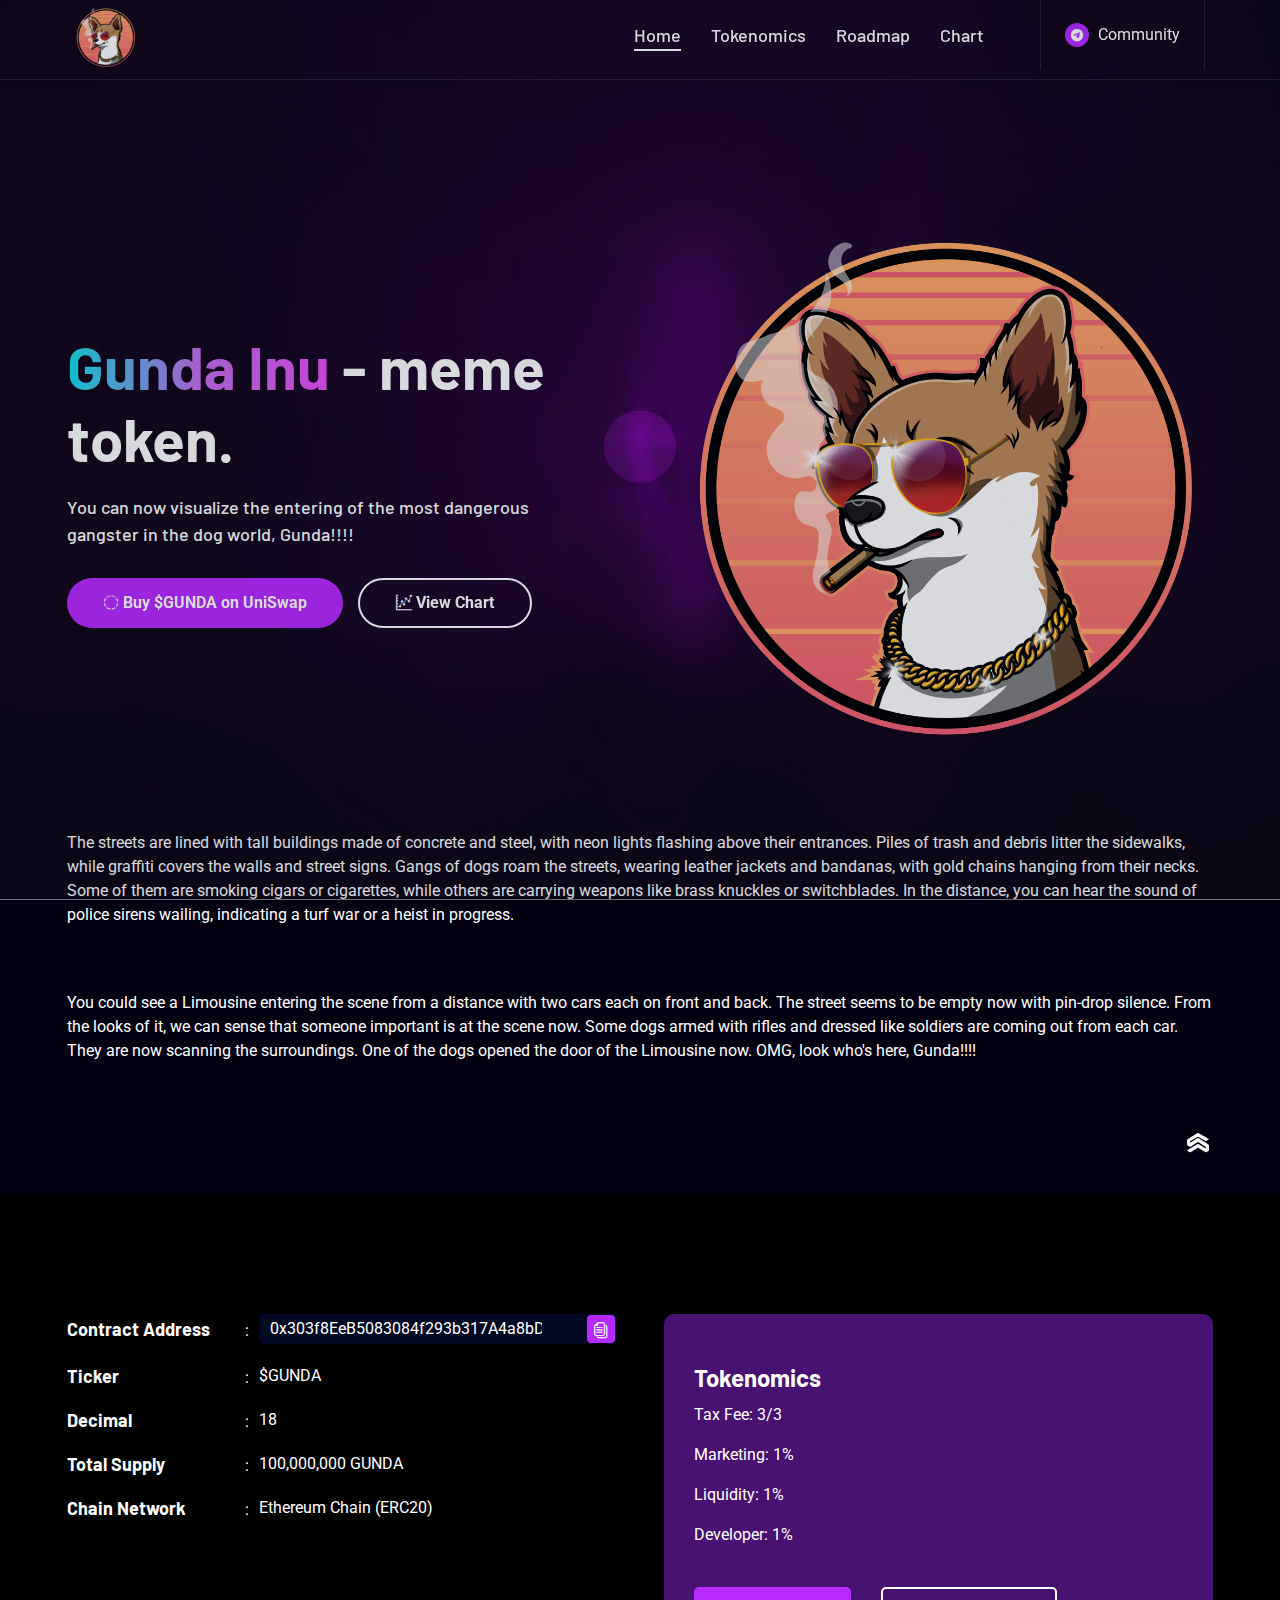
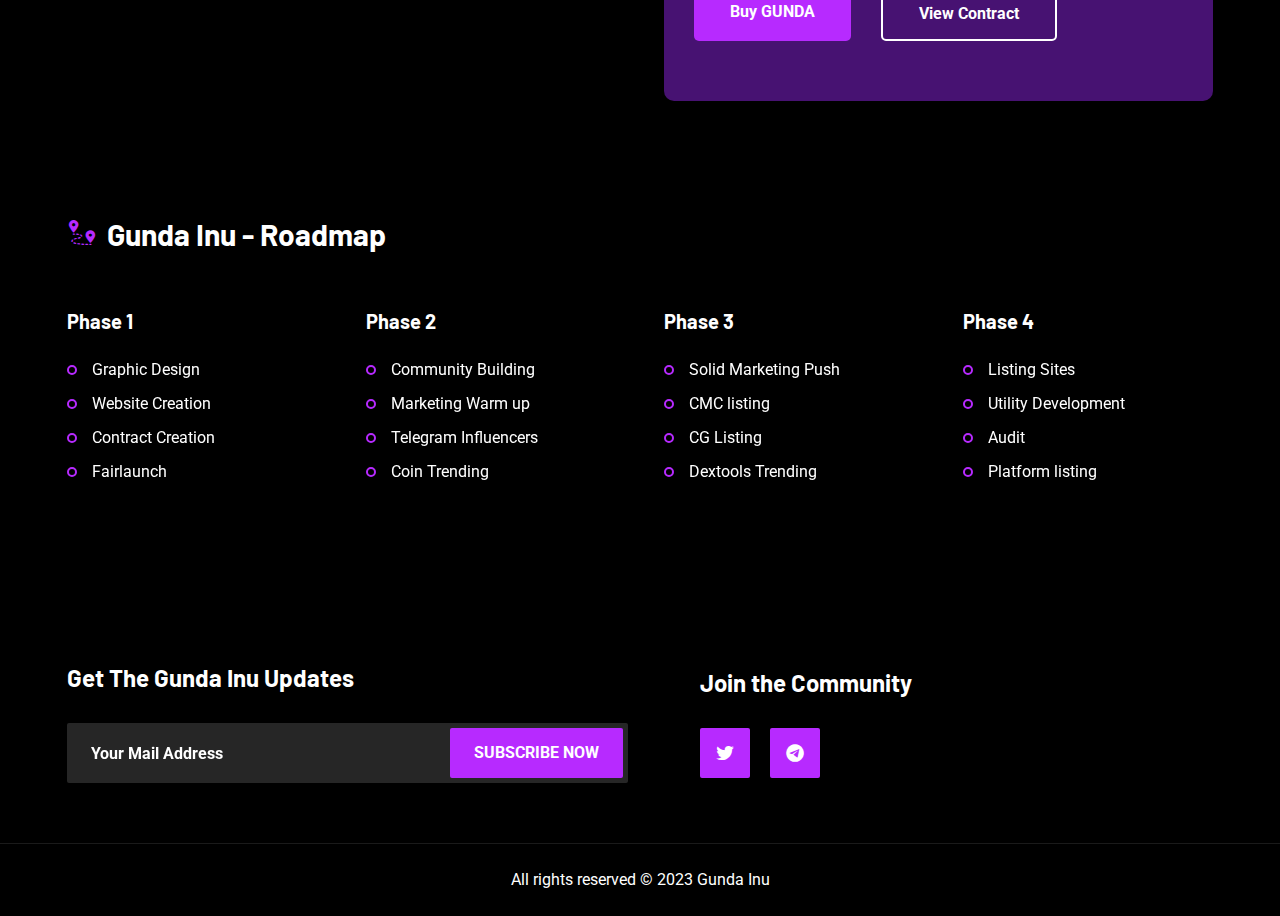
<file: index.html>
<!DOCTYPE html>
<html lang="en" class="no-js">
  <head>
    <meta charset="utf-8">
    <meta name="author" content="Gunda Inu Dev Team">
    <meta name="description" content="Gunda Inu">
    <meta name="viewport" content="width=device-width, initial-scale=1">
    <!-- site favicon -->
    <link rel="icon" type="image/png" href="assets/images/logo_large.png">
    <!-- ====== All css file ========= -->
    <link rel="stylesheet" href="assets/css/bootstrap.min.css">
    <link rel="stylesheet" href="assets/css/icofont.min.css">
    <link rel="stylesheet" href="assets/css/lightcase.css">
    <link rel="stylesheet" href="assets/css/animate.css">
    <link rel="stylesheet" href="assets/css/swiper-bundle.min.css">
    <link rel="stylesheet" href="assets/css/style.min.css">
    <!-- site title -->
    <title>Gunda Inu - meme token</title>
  </head>
  <body class="home-3">
    <!-- preloader start here -->
    <div class="preloader">
      <div class="preloader-inner">
        <div class="preloader-icon">
          <span></span>
          <span></span>
        </div>
      </div>
    </div>
    <!-- preloader ending here -->
    <!-- ===============// header section start here \\================= -->
    <header class="header">
      <div class="container-fluid">
        <div class="header__content">
          <div class="header__logo">
            <a href="index.html">
              <img width="60" src="assets/images/logo.png" alt="logo">
            </a>
          </div>
          <div class="header__menu ms-auto">
            <ul class="header__nav mb-0">
              <li class="header__nav-item">
                <a class="header__nav-link active home-3" href="index.html#home">Home</a>
              </li>
              <li class="header__nav-item">
                <a href="index.html#tokenomics" class="header__nav-link">Tokenomics</a>
              </li>
              <li class="header__nav-item">
                <a href="index.html#roadmap" class="header__nav-link">Roadmap</a>
              </li>
              <li class="header__nav-item">
                <a href="https://www.dextools.io/app/en/ether/pair-explorer/0x54558e63240b7ded21bad656cd2e6eac2b353843" class="header__nav-link">Chart</a>
              </li>
            </ul>
          </div>
          <div class="header__actions">
            <div class="header__action header__action--profile">
              <div class="dropdown">
                <a class="dropdown-toggle" href="https://t.me/GUNDAPORTAL">
                  <span data-blast="bgColor">
                    <i class="icofont-telegram"></i>
                  </span>
                  <span class="d-none d-md-inline"> Community</span>
                </a>
              </div>
            </div>
          </div>
          <button class="menu-trigger header__btn" id="menu05">
            <span></span>
            <span></span>
            <span></span>
          </button>
        </div>
      </div>
    </header>
    <!-- ===============//header section end here \\================= -->
    <!-- ===============//banner section start here \\================= -->
    <section class="banner-section" style="background-image: url(assets/images/bg-3.svg); background-repeat:no-repeat; background-attachment: fixed;" id="home">
      <div class="container">
        <div class="banner-wrapper">
          <div class="row align-items-center g-5">
            <div class="col-lg-6">
              <div class="banner-content">
                <h1>
                  <span class="theme-color"> Gunda Inu</span> - meme token.
                </h1>
                <p> You can now visualize the entering of the most dangerous gangster in the dog world, Gunda!!!! </p>
                <div class="banner-btns d-flex flex-wrap">
                  <a data-blast="bgColor" href="https://app.uniswap.org/#/tokens/ethereum/0x303f8eeb5083084f293b317a4a8bd7993a13dfe8" class="default-btn move-top">
                    <i class="icofont-spinner-alt-4"></i>
                    <span>Buy $GUNDA on UniSwap</span>
                  </a>
                  <a href="https://www.dextools.io/app/en/ether/pair-explorer/0x54558e63240b7ded21bad656cd2e6eac2b353843" class="default-btn move-right">
                    <i class="icofont-chart-line"></i>
                    <span> View Chart </span>
                  </a>
                </div>
              </div>
            </div>
            <div class="col-lg-6">
              <div class="nft-slider-wrapper">
                <div class="banner-item-slider">
                  <div class="swiper-wrapper">
                    <div class="swiper-slide">
                      <div class="nft-item home-3">
                        <div class="nft-inner">
                          <!-- nft top part -->
                          <div class="nft-item-top d-flex justify-content-between align-items-center"></div>
                          <!-- nft-bottom part -->
                          <div class="nft-item-bottom">
                            <div class="nft-thumb">
                              <img loading="lazy" src="assets/images/logo_large.png" alt="nft-img">
                              </ul> 
                            </div>
                          </div>
                        </div>
                      </div>
                    </div>
                    <div class="swiper-slide">
                      <div class="nft-item home-3">
                        <div class="nft-inner">
                          <!-- nft top part -->
                          <!-- nft-bottom part -->
                          <div class="nft-item-bottom">
                            <div class="nft-thumb">
                              <img loading="lazy" src="assets/images/logo_large.png" alt="nft-img">
                            </div>
                          </div>
                        </div>
                      </div>
                    </div>
                    <div class="swiper-slide">
                      <div class="nft-item home-3">
                        <div class="nft-inner">
                          <!-- nft top part -->
                          <div class="nft-item-top d-flex justify-content-between align-items-center"></div>
                          <!-- nft-bottom part -->
                          <div class="nft-item-bottom">
                            <div class="nft-thumb">
                              <img loading="lazy" src="assets/images/logo_large.png" alt="nft-img">
                            </div>
                          </div>
                        </div>
                      </div>
                    </div>
                    <div class="swiper-slide">
                      <div class="nft-item home-3">
                        <div class="nft-inner">
                          <!-- nft top part -->
                          <div class="nft-item-top d-flex justify-content-between align-items-center">
                            <div class="more-part"></div>
                          </div>
                          <!-- nft-bottom part -->
                          <div class="nft-item-bottom">
                            <div class="nft-thumb">
                              <img loading="lazy" src="assets/images/logo_large.png" alt="nft-img">
                            </div>
                          </div>
                        </div>
                      </div>
                    </div>
                  </div>
                </div>
              </div> 
            </div>
            <p> The streets are lined with tall buildings made of concrete and steel, with neon lights flashing above their entrances. Piles of trash and debris litter the sidewalks, while graffiti covers the walls and street signs. Gangs of dogs roam the streets, wearing leather jackets and bandanas, with gold chains hanging from their necks. Some of them are smoking cigars or cigarettes, while others are carrying weapons like brass knuckles or switchblades. In the distance, you can hear the sound of police sirens wailing, indicating a turf war or a heist in progress. </p>
            <p> You could see a Limousine entering the scene from a distance with two cars each on front and back. The street seems to be empty now with pin-drop silence. From the looks of it, we can sense that someone important is at the scene now. Some dogs armed with rifles and dressed like soldiers are coming out from each car. They are now scanning the surroundings. One of the dogs opened the door of the Limousine now. OMG, look who's here, Gunda!!!! </p>
          </div>
        </div>
      </div>
    </section>
    <!-- ===============//banner section end here \\================= -->
    <section>

              <!-- ===============//Category section start here \\================= -->
      <div class="item-details-section padding-top padding-bottom" id="tokenomics">
        <div class="container">
          <div class="item-details-wrapper">
            <div class="row g-5">
              <div class="col-lg-6">
                <div class="item-desc-part">
                  <div class="item-desc-inner">
                    <!-- <div class="item-desc-thumb">
                      <img src="assets/images/gif.gif" alt="item-img">
                    </div> -->
                    <div class="item-desc-content">
                      <div class="tab-content" id="nav-tabContent">
                        <div class="details-tab tab-pane fade show active" id="nav-details" role="tabpanel" aria-labelledby="nav-details-tab">
                          <ul class="other-info-list">
                            <li class="item-other-info">
                              <div class="item-info-title">
                                <h6>Contract Address</h6>
                              </div>
                              <div class="item-info-details">
                                <div id="cryptoCode" class="crypto-page">
                                  <input id="cryptoLink" value="0x303f8EeB5083084f293b317A4a8bD7993A13dFE8" readonly>
                                  <div id="cryptoCopy" data-bs-toggle="tooltip" data-bs-placement="top" title="Copy Address">
                                    <span class="copy-icon">
                                      <i class="icofont-ui-copy" aria-hidden="true" data-copytarget="#cryptoLink"></i>
                                    </span>
                                  </div>
                                </div>
                              </div>
                            </li>
                            <li class="item-other-info">
                              <div class="item-info-title">
                                <h6>Ticker</h6>
                              </div>
                              <div class="item-info-details">
                                <p>$GUNDA</p>
                              </div>
                            </li>
                            <li class="item-other-info">
                              <div class="item-info-title">
                                <h6>Decimal</h6>
                              </div>
                              <div class="item-info-details">
                                <p>18</p>
                              </div>
                            </li>
                            <li class="item-other-info">
                              <div class="item-info-title">
                                <h6>Total Supply</h6>
                              </div>
                              <div class="item-info-details">
                                <p>100,000,000 GUNDA</p>
                              </div>
                            </li>
                            <li class="item-other-info">
                              <div class="item-info-title">
                                <h6>Chain Network</h6>
                              </div>
                              <div class="item-info-details">
                                <p>Ethereum Chain (ERC20)</p>
                              </div>
                            </li>
                          </ul>
                        </div>
                      </div>
                    </div>
                  </div>
                </div>
              </div>
              <div class="col-lg-6">
                <div class="item-buy-part">
                  <div class="item-price">
                    <h4>Tokenomics</h4>
                    <p>Tax Fee: 3/3</p>
                    <p>Marketing: 1%</p>
                    <p>Liquidity: 1%</p>
                    <p>Developer: 1%</p>
                  </div>
                  <div class="buying-btns d-flex flex-wrap">
                    <a href="https://app.uniswap.org/#/tokens/ethereum/0x303f8eeb5083084f293b317a4a8bd7993a13dfe8" class="default-btn move-right">
                      <span>Buy GUNDA</span>
                    </a>
                    <a href="https://etherscan.io/token/0x303f8EeB5083084f293b317A4a8bD7993A13dFE8" class="default-btn move-right">
                      <span>View Contract</span>
                    </a>
                  </div>
                </div>
              </div>
            </div>
          </div>
        </div>
      </div>
      <!-- ===============//Category section end here \\================= -->
    </section>
    <section class="process-section padding-bottom" id="roadmap">
      <div class="container">
        <div class="header-title" style="margin-bottom: 5%;">
          <span>
            <i class="icofont-map-pins" data-blast="color"></i>
          </span>
          <h3>Gunda Inu - Roadmap</h3>
        </div>
        <div class="row g-5 row-cols-1 row-cols-sm-2 row-cols-lg-4 row-cols-xl-4">
          <div class="col">
            <div class="footer-link-item">
              <h5>Phase 1</h5>
              <ul class="footer-link-list">
                <li>
                  <div href="index.html#" class="footer-link">Graphic Design</div>
                </li>
                <li>
                  <div href="index.html#" class="footer-link">Website Creation</div>
                </li>
                <li>
                  <div href="index.html#" class="footer-link">Contract Creation </div>
                </li>
                <li>
                  <div href="index.html#" class="footer-link">Fairlaunch</div>
                </li>
              </ul>
            </div>
          </div>
          <div class="col">
            <div class="footer-link-item">
              <h5>Phase 2</h5>
              <ul class="footer-link-list">
                <li>
                  <div href="index.html#" class="footer-link">Community Building </div>
                </li>
                <li>
                  <div href="index.html#" class="footer-link">Marketing Warm up</div>
                </li>
                <li>
                  <div href="index.html#" class="footer-link">Telegram Influencers</div>
                </li>
                <li>
                  <div href="index.html#" class="footer-link">Coin Trending</div>
                </li>
              </ul>
            </div>
          </div>
          <div class="col">
            <div class="footer-link-item">
              <h5>Phase 3</h5>
              <ul class="footer-link-list">
                <li>
                  <div href="index.html#" class="footer-link">Solid Marketing Push</div>
                </li>
                <li>
                  <div href="index.html#" class="footer-link">CMC listing </div>
                </li>
                <li>
                  <div href="index.html#" class="footer-link">CG Listing</div>
                </li>
                <li>
                  <div href="index.html#" class="footer-link">Dextools Trending</div>
                </li>
              </ul>
            </div>
          </div>
          <div class="col">
            <div class="footer-link-item">
              <h5>Phase 4</h5>
              <ul class="footer-link-list">
                <li>
                  <div href="index.html#" class="footer-link">Listing Sites</div>
                </li>
                <li>
                  <div href="index.html#" class="footer-link">Utility Development</div>
                </li>
                <li>
                  <div href="index.html#" class="footer-link">Audit</div>
                </li>
                <li>
                  <div href="index.html#" class="footer-link">Platform listing</div>
                </li>
              </ul>
            </div>
          </div>
        </div>
      </div>
      </div>
    </section>
    <!-- ===============//auction section start here \\================= -->
    <!-- ===============//auction section end here \\================= -->
    <!-- ===============//Top Seller section start here \\================= -->
    <!-- ===============//Top Seller section end here \\================= -->
    <!-- ===============//Exclusive drops section start here \\================= -->
    <!-- ===============//blog section start here \\================= -->
    <!-- ===============//footer section start here \\================= -->
    <footer class="footer-section">
      <div class="footer-top" style="background-image: url(assets/images/bg-3.svg); background-repeat:no-repeat; background-attachment: fixed;">
        <div class="footer-newsletter">
          <div class="container">
            <!-- <div class="row">
              <img src="assets/images/check.png">
            </div> -->
            <div class="row g-4 align-items-center justify-content-center">
              <div class="col-lg-6">
                <div class="newsletter-part">
                  <div class="ft-header">
                    <h4>Get The Gunda Inu Updates</h4>
                  </div>
                  <!-- <form action="index.html#"></form> -->
                  <form name="submit-to-google-sheet">
                    <input type="email" name="Email" placeholder="Your Mail Address">
                    <button type="submit" data-blast="bgColor"> Subscribe now</button>
                  </form>
                  <span id="msg"></span>
                </div>
              </div>
              <div class="col-lg-6">
                <div class="social-part ps-lg-5">
                  <div class="ft-header">
                    <h4>Join the Community</h4>
                  </div>
                  <ul class="social-list d-flex flex-wrap align-items-center mb-0">
                    <li class="social-link">
                      <a href="https://twitter.com/gundainuerc20" data-blast="bgColor">
                        <i class="icofont-twitter"></i>
                      </a>
                    </li>
                    <li class="social-link">
                      <a href="https://t.me/GUNDAPORTAL" data-blast="bgColor">
                        <i class="icofont-telegram"></i>
                      </a>
                    </li>
                  </ul>
                </div>
              </div>
            </div>
          </div>
        </div>
      </div>
      <div class="footer-bottom">
        <div class="container">
          <p class="text-center py-4 mb-0">All rights reserved &copy; 2023 Gunda Inu</p>
        </div>
      </div>
    </footer>
    <!-- ===============//footer section end here \\================= -->
    <!-- scrollToTop start here -->
    <a href="index.html#" class="scrollToTop">
      <i class="icofont-stylish-up"></i>
    </a>
    <!-- scrollToTop ending here -->
    <!-- All Scripts -->
    <script src="assets/js/jquery-3.6.0.min.js"></script>
    <script src="assets/js/bootstrap.bundle.min.js"></script>
    <script src="assets/js/waypoints.min.js"></script>
    <script src="assets/js/lightcase.js"></script>
    <script src="assets/js/swiper-bundle.min.js"></script>
    <script src="assets/js/countdown.min.js"></script>
    <script src="assets/js/jquery.counterup.min.js"></script>
    <script src="assets/js/wow.min.js"></script>
    <script src="assets/js/isotope.pkgd.min.js"></script>
    <script src="assets/js/functions.js"></script>
    <script>
      const scriptURL = 'https://script.google.com/macros/s/AKfycbyWFnzMIcUHBbY2cCT-i9esRhFGFafo0UDMP4S-3CE3XmAR_SaB2HFtMgt6N4Q6ROG7KA/exec'
      const form = document.forms['submit-to-google-sheet']
      const msg  = document.getElementById("msg")
    
      form.addEventListener('submit', e => {
        e.preventDefault()
        fetch(scriptURL, { method: 'POST', body: new FormData(form)})
          .then(response => {
            msg.innerHTML = "Thank You For Subscribing!"
            setTimeout(function(){
              msg.innerHTML = ""
            },5000)
            form.reset()
          })
          .catch(error => console.error('Error!', error.message))
      })
    </script>
  </body>
</html>
</file>
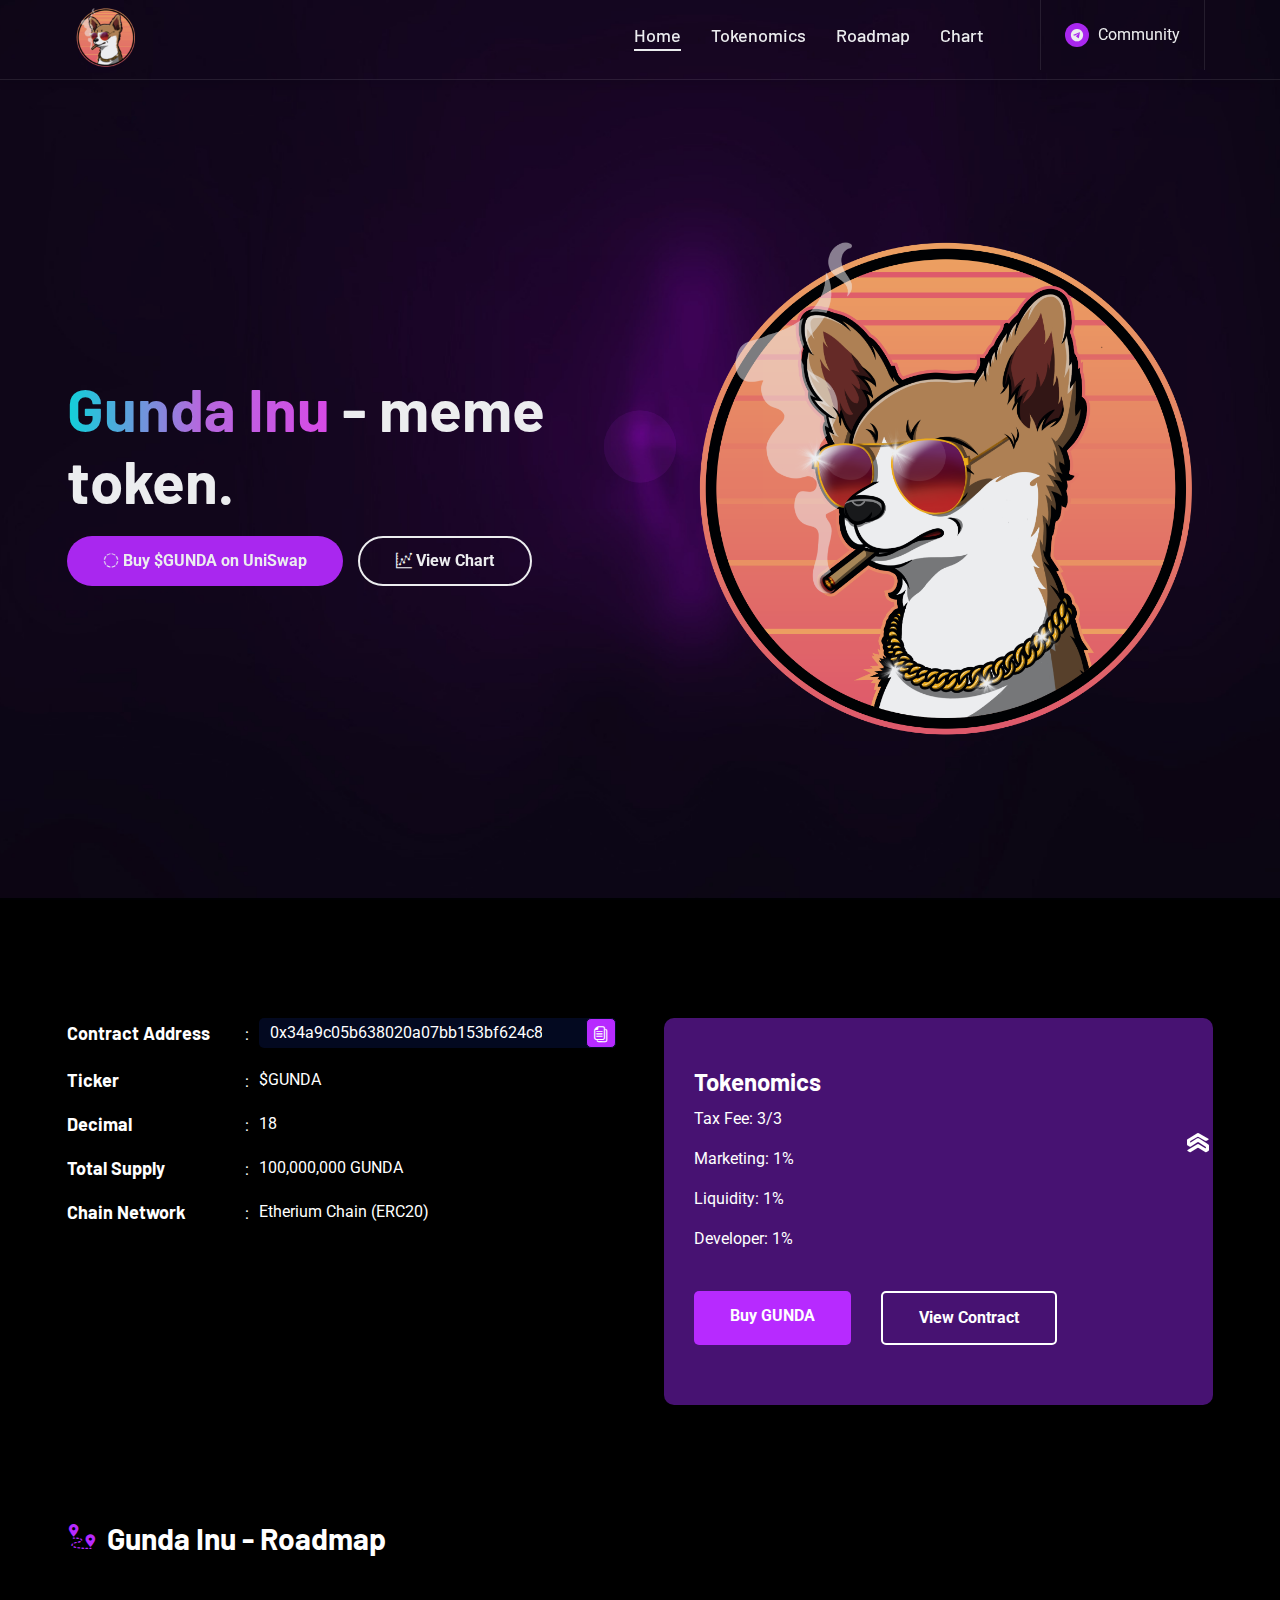
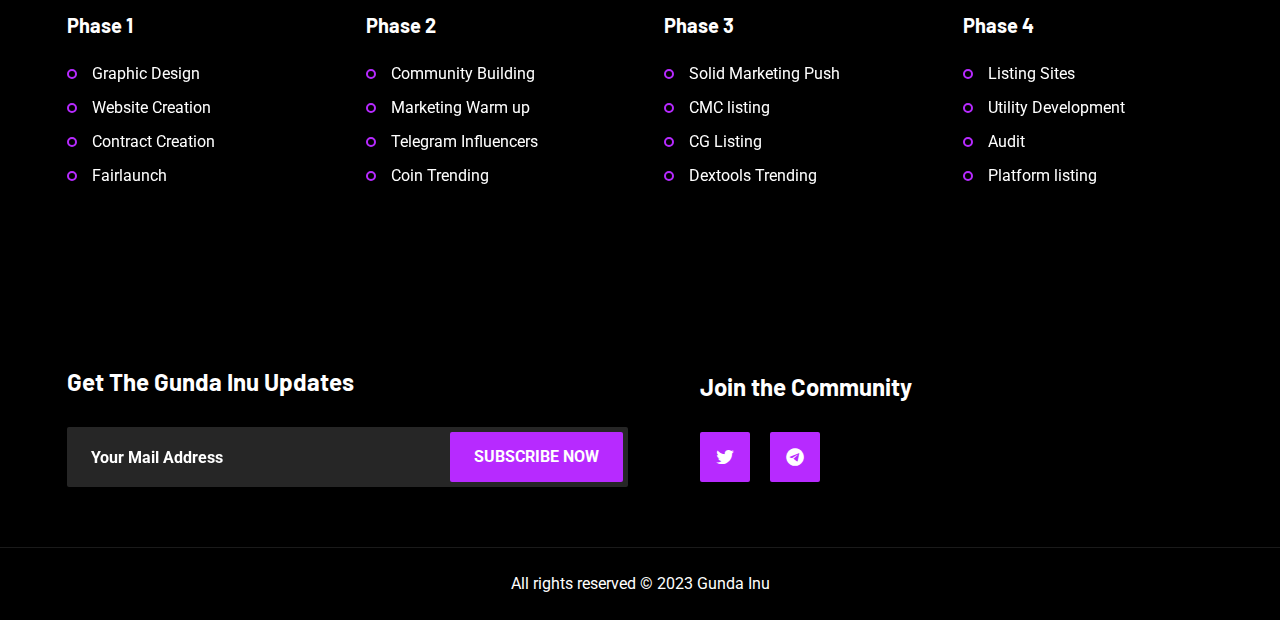
<file: web/index.html>
<!DOCTYPE html>
<html lang="en" class="no-js">
  <head>
    <meta charset="utf-8">
    <meta name="author" content="Gunda Inu Dev Team">
    <meta name="description" content="Gunda Inu">
    <meta name="viewport" content="width=device-width, initial-scale=1">
    <!-- site favicon -->
    <link rel="icon" type="image/png" href="assets/images/logo_large.png">
    <!-- ====== All css file ========= -->
    <link rel="stylesheet" href="assets/css/bootstrap.min.css">
    <link rel="stylesheet" href="assets/css/icofont.min.css">
    <link rel="stylesheet" href="assets/css/lightcase.css">
    <link rel="stylesheet" href="assets/css/animate.css">
    <link rel="stylesheet" href="assets/css/swiper-bundle.min.css">
    <link rel="stylesheet" href="assets/css/style.min.css">
    <!-- site title -->
    <title>Gunda Inu - meme token</title>
  </head>
  <body class="home-3">
    <!-- preloader start here -->
    <div class="preloader">
      <div class="preloader-inner">
        <div class="preloader-icon">
          <span></span>
          <span></span>
        </div>
      </div>
    </div>
    <!-- preloader ending here -->
    <!-- ===============// header section start here \\================= -->
    <header class="header">
      <div class="container-fluid">
        <div class="header__content">
          <div class="header__logo">
            <a href="index.html">
              <img width="60" src="assets/images/logo.png" alt="logo">
            </a>
          </div>
          <div class="header__menu ms-auto">
            <ul class="header__nav mb-0">
              <li class="header__nav-item">
                <a class="header__nav-link active home-3" href="index.html#home">Home</a>
              </li>
              <li class="header__nav-item">
                <a href="index.html#tokenomics" class="header__nav-link">Tokenomics</a>
              </li>
              <li class="header__nav-item">
                <a href="index.html#roadmap" class="header__nav-link">Roadmap</a>
              </li>
              <li class="header__nav-item">
                <a href="0x34a9c05b638020a07bb153bf624c8763bf8b4a86" class="header__nav-link">Chart</a>
              </li>
            </ul>
          </div>
          <div class="header__actions">
            <div class="header__action header__action--profile">
              <div class="dropdown">
                <a class="dropdown-toggle" href="https://telegram.me/gunda_inu">
                  <span data-blast="bgColor">
                    <i class="icofont-telegram"></i>
                  </span>
                  <span class="d-none d-md-inline"> Community</span>
                </a>
              </div>
            </div>
          </div>
          <button class="menu-trigger header__btn" id="menu05">
            <span></span>
            <span></span>
            <span></span>
          </button>
        </div>
      </div>
    </header>
    <!-- ===============//header section end here \\================= -->
    <!-- ===============//banner section start here \\================= -->
    <section class="banner-section" style="background-image: url(assets/images/bg-3.svg); background-repeat:no-repeat; background-attachment: fixed;" id="home">
      <div class="container">
        <div class="banner-wrapper">
          <div class="row align-items-center g-5">
            <div class="col-lg-6">
              <div class="banner-content">
                <h1>
                  <span class="theme-color"> Gunda Inu</span> - meme token.
                </h1>
                <div class="banner-btns d-flex flex-wrap">
                  <a data-blast="bgColor" href="" class="default-btn move-top">
                    <i class="icofont-spinner-alt-4"></i>
                    <span>Buy $GUNDA on UniSwap</span>
                  </a>
                  <a href="0x34a9c05b638020a07bb153bf624c8763bf8b4a86" class="default-btn move-right">
                    <i class="icofont-chart-line"></i>
                    <span> View Chart </span>
                  </a>
                </div>
              </div>
            </div>
            <div class="col-lg-6">
              <div class="nft-slider-wrapper">
                <div class="banner-item-slider">
                  <div class="swiper-wrapper">
                    <div class="swiper-slide">
                      <div class="nft-item home-3">
                        <div class="nft-inner">
                          <!-- nft top part -->
                          <div class="nft-item-top d-flex justify-content-between align-items-center"></div>
                          <!-- nft-bottom part -->
                          <div class="nft-item-bottom">
                            <div class="nft-thumb">
                              <img loading="lazy" src="assets/images/logo_large.png" alt="nft-img">
                              </ul> 
                            </div>
                          </div>
                        </div>
                      </div>
                    </div>
                    <div class="swiper-slide">
                      <div class="nft-item home-3">
                        <div class="nft-inner">
                          <!-- nft top part -->
                          <!-- nft-bottom part -->
                          <div class="nft-item-bottom">
                            <div class="nft-thumb">
                              <img loading="lazy" src="assets/images/logo_large.png" alt="nft-img">
                            </div>
                          </div>
                        </div>
                      </div>
                    </div>
                    <div class="swiper-slide">
                      <div class="nft-item home-3">
                        <div class="nft-inner">
                          <!-- nft top part -->
                          <div class="nft-item-top d-flex justify-content-between align-items-center"></div>
                          <!-- nft-bottom part -->
                          <div class="nft-item-bottom">
                            <div class="nft-thumb">
                              <img loading="lazy" src="assets/images/logo_large.png" alt="nft-img">
                            </div>
                          </div>
                        </div>
                      </div>
                    </div>
                    <div class="swiper-slide">
                      <div class="nft-item home-3">
                        <div class="nft-inner">
                          <!-- nft top part -->
                          <div class="nft-item-top d-flex justify-content-between align-items-center">
                            <div class="more-part"></div>
                          </div>
                          <!-- nft-bottom part -->
                          <div class="nft-item-bottom">
                            <div class="nft-thumb">
                              <img loading="lazy" src="assets/images/logo_large.png" alt="nft-img">
                            </div>
                          </div>
                        </div>
                      </div>
                    </div>
                  </div>
                </div>
              </div>
            </div>
          </div>
        </div>
      </div>
    </section>
    <!-- ===============//banner section end here \\================= -->
    <section>

              <!-- ===============//Category section start here \\================= -->
      <div class="item-details-section padding-top padding-bottom" id="tokenomics">
        <div class="container">
          <div class="item-details-wrapper">
            <div class="row g-5">
              <div class="col-lg-6">
                <div class="item-desc-part">
                  <div class="item-desc-inner">
                    <!-- <div class="item-desc-thumb">
                      <img src="assets/images/gif.gif" alt="item-img">
                    </div> -->
                    <div class="item-desc-content">
                      <div class="tab-content" id="nav-tabContent">
                        <div class="details-tab tab-pane fade show active" id="nav-details" role="tabpanel" aria-labelledby="nav-details-tab">
                          <ul class="other-info-list">
                            <li class="item-other-info">
                              <div class="item-info-title">
                                <h6>Contract Address</h6>
                              </div>
                              <div class="item-info-details">
                                <div id="cryptoCode" class="crypto-page">
                                  <input id="cryptoLink" value="0x34a9c05b638020a07bb153bf624c8763bf8b4a86" readonly>
                                  <div id="cryptoCopy" data-bs-toggle="tooltip" data-bs-placement="top" title="Copy Address">
                                    <span class="copy-icon">
                                      <i class="icofont-ui-copy" aria-hidden="true" data-copytarget="#cryptoLink"></i>
                                    </span>
                                  </div>
                                </div>
                              </div>
                            </li>
                            <li class="item-other-info">
                              <div class="item-info-title">
                                <h6>Ticker</h6>
                              </div>
                              <div class="item-info-details">
                                <p>$GUNDA</p>
                              </div>
                            </li>
                            <li class="item-other-info">
                              <div class="item-info-title">
                                <h6>Decimal</h6>
                              </div>
                              <div class="item-info-details">
                                <p>18</p>
                              </div>
                            </li>
                            <li class="item-other-info">
                              <div class="item-info-title">
                                <h6>Total Supply</h6>
                              </div>
                              <div class="item-info-details">
                                <p>100,000,000 GUNDA</p>
                              </div>
                            </li>
                            <li class="item-other-info">
                              <div class="item-info-title">
                                <h6>Chain Network</h6>
                              </div>
                              <div class="item-info-details">
                                <p>Etherium Chain (ERC20)</p>
                              </div>
                            </li>
                          </ul>
                        </div>
                      </div>
                    </div>
                  </div>
                </div>
              </div>
              <div class="col-lg-6">
                <div class="item-buy-part">
                  <div class="item-price">
                    <h4>Tokenomics</h4>
                    <p>Tax Fee: 3/3</p>
                    <p>Marketing: 1%</p>
                    <p>Liquidity: 1%</p>
                    <p>Developer: 1%</p>
                  </div>
                  <div class="buying-btns d-flex flex-wrap">
                    <a href="0x34a9c05b638020a07bb153bf624c8763bf8b4a86" class="default-btn move-right">
                      <span>Buy GUNDA</span>
                    </a>
                    <a href="0x34a9c05b638020a07bb153bf624c8763bf8b4a86" class="default-btn move-right">
                      <span>View Contract</span>
                    </a>
                  </div>
                </div>
              </div>
            </div>
          </div>
        </div>
      </div>
      <!-- ===============//Category section end here \\================= -->
    </section>
    <section class="process-section padding-bottom" id="roadmap">
      <div class="container">
        <div class="header-title" style="margin-bottom: 5%;">
          <span>
            <i class="icofont-map-pins" data-blast="color"></i>
          </span>
          <h3>Gunda Inu - Roadmap</h3>
        </div>
        <div class="row g-5 row-cols-1 row-cols-sm-2 row-cols-lg-4 row-cols-xl-4">
          <div class="col">
            <div class="footer-link-item">
              <h5>Phase 1</h5>
              <ul class="footer-link-list">
                <li>
                  <div href="index.html#" class="footer-link">Graphic Design</div>
                </li>
                <li>
                  <div href="index.html#" class="footer-link">Website Creation</div>
                </li>
                <li>
                  <div href="index.html#" class="footer-link">Contract Creation </div>
                </li>
                <li>
                  <div href="index.html#" class="footer-link">Fairlaunch</div>
                </li>
              </ul>
            </div>
          </div>
          <div class="col">
            <div class="footer-link-item">
              <h5>Phase 2</h5>
              <ul class="footer-link-list">
                <li>
                  <div href="index.html#" class="footer-link">Community Building </div>
                </li>
                <li>
                  <div href="index.html#" class="footer-link">Marketing Warm up</div>
                </li>
                <li>
                  <div href="index.html#" class="footer-link">Telegram Influencers</div>
                </li>
                <li>
                  <div href="index.html#" class="footer-link">Coin Trending</div>
                </li>
              </ul>
            </div>
          </div>
          <div class="col">
            <div class="footer-link-item">
              <h5>Phase 3</h5>
              <ul class="footer-link-list">
                <li>
                  <div href="index.html#" class="footer-link">Solid Marketing Push</div>
                </li>
                <li>
                  <div href="index.html#" class="footer-link">CMC listing </div>
                </li>
                <li>
                  <div href="index.html#" class="footer-link">CG Listing</div>
                </li>
                <li>
                  <div href="index.html#" class="footer-link">Dextools Trending</div>
                </li>
              </ul>
            </div>
          </div>
          <div class="col">
            <div class="footer-link-item">
              <h5>Phase 4</h5>
              <ul class="footer-link-list">
                <li>
                  <div href="index.html#" class="footer-link">Listing Sites</div>
                </li>
                <li>
                  <div href="index.html#" class="footer-link">Utility Development</div>
                </li>
                <li>
                  <div href="index.html#" class="footer-link">Audit</div>
                </li>
                <li>
                  <div href="index.html#" class="footer-link">Platform listing</div>
                </li>
              </ul>
            </div>
          </div>
        </div>
      </div>
      </div>
    </section>
    <!-- ===============//auction section start here \\================= -->
    <!-- ===============//auction section end here \\================= -->
    <!-- ===============//Top Seller section start here \\================= -->
    <!-- ===============//Top Seller section end here \\================= -->
    <!-- ===============//Exclusive drops section start here \\================= -->
    <!-- ===============//blog section start here \\================= -->
    <!-- ===============//footer section start here \\================= -->
    <footer class="footer-section">
      <div class="footer-top" style="background-image: url(assets/images/bg-3.svg); background-repeat:no-repeat; background-attachment: fixed;">
        <div class="footer-newsletter">
          <div class="container">
            <!-- <div class="row">
              <img src="assets/images/check.png">
            </div> -->
            <div class="row g-4 align-items-center justify-content-center">
              <div class="col-lg-6">
                <div class="newsletter-part">
                  <div class="ft-header">
                    <h4>Get The Gunda Inu Updates</h4>
                  </div>
                  <form action="index.html#">
                    <input type="email" placeholder="Your Mail Address">
                    <button type="submit" data-blast="bgColor"> Subscribe now</button>
                  </form>
                </div>
              </div>
              <div class="col-lg-6">
                <div class="social-part ps-lg-5">
                  <div class="ft-header">
                    <h4>Join the Community</h4>
                  </div>
                  <ul class="social-list d-flex flex-wrap align-items-center mb-0">
                    <li class="social-link">
                      <a href="https://twitter.com/gundainuerc20" data-blast="bgColor">
                        <i class="icofont-twitter"></i>
                      </a>
                    </li>
                    <li class="social-link">
                      <a href="https://telegram.me/gundainuerc20" data-blast="bgColor">
                        <i class="icofont-telegram"></i>
                      </a>
                    </li>
                  </ul>
                </div>
              </div>
            </div>
          </div>
        </div>
      </div>
      <div class="footer-bottom">
        <div class="container">
          <p class="text-center py-4 mb-0">All rights reserved &copy; 2023 Gunda Inu</p>
        </div>
      </div>
    </footer>
    <!-- ===============//footer section end here \\================= -->
    <!-- scrollToTop start here -->
    <a href="index.html#" class="scrollToTop">
      <i class="icofont-stylish-up"></i>
    </a>
    <!-- scrollToTop ending here -->
    <!-- All Scripts -->
    <script src="assets/js/jquery-3.6.0.min.js"></script>
    <script src="assets/js/bootstrap.bundle.min.js"></script>
    <script src="assets/js/waypoints.min.js"></script>
    <script src="assets/js/lightcase.js"></script>
    <script src="assets/js/swiper-bundle.min.js"></script>
    <script src="assets/js/countdown.min.js"></script>
    <script src="assets/js/jquery.counterup.min.js"></script>
    <script src="assets/js/wow.min.js"></script>
    <script src="assets/js/isotope.pkgd.min.js"></script>
    <script src="assets/js/functions.js"></script>
  </body>
</html>
</file>
<file: assets/css/lightcase.css>
/**
 * Lightcase - jQuery Plugin
 * The smart and flexible Lightbox Plugin.
 *
 * @author		Cornel Boppart <cornel@bopp-art.com>
 * @copyright	Author
 *
 * @version		2.5.0 (11/03/2018)
 */
/**
 * Lightcase settings
 *
 * Note: Override default settings for your project without touching this source code by simply
 * defining those variables within a SASS map called '$lightcase-custom'.
 *
 * // Example usage
 * $lightcase-custom: (
 *   'breakpoint': 768px
 * );
 */
@font-face {
  font-family: 'lightcase';
  src: url("../fonts/lightcase.eot?55356177");
  src: url("../fonts/lightcase.eot?55356177") format("embedded-opentype"), url("../fonts/lightcase.woff?55356177") format("woff"), url("../fonts/lightcase.ttf?55356177") format("truetype"), url("../fonts/lightcase.svg?55356177") format("svg");
  font-weight: normal;
  font-style: normal;
}
/* line 12, ../scss/components/fonts/_font-lightcase.scss */
[class*='lightcase-icon-']:before {
  font-family: 'lightcase', sans-serif;
  font-style: normal;
  font-weight: normal;
  speak: none;
  display: inline-block;
  text-decoration: inherit;
  width: 1em;
  text-align: center;
  /* For safety - reset parent styles, that can break glyph codes*/
  font-variant: normal;
  text-transform: none;
  /* fix buttons height, for twitter bootstrap */
  line-height: 1em;
  /* Uncomment for 3D effect */
  /* text-shadow: 1px 1px 1px rgba(127, 127, 127, 0.3); */
}

/* Codes */
/* line 35, ../scss/components/fonts/_font-lightcase.scss */
.lightcase-icon-play:before {
  content: '\e800';
}

/* line 36, ../scss/components/fonts/_font-lightcase.scss */
.lightcase-icon-pause:before {
  content: '\e801';
}

/* line 37, ../scss/components/fonts/_font-lightcase.scss */
.lightcase-icon-close:before {
  content: '\e802';
}

/* line 38, ../scss/components/fonts/_font-lightcase.scss */
.lightcase-icon-prev:before {
  content: '\e803';
}

/* line 39, ../scss/components/fonts/_font-lightcase.scss */
.lightcase-icon-next:before {
  content: '\e804';
}

/* line 40, ../scss/components/fonts/_font-lightcase.scss */
.lightcase-icon-spin:before {
  content: '\e805';
}

/**
 * Mixin providing icon defaults to be used on top of font-lightcase.
 *
 * Example usage:
 * @include icon(#e9e9e9)
 */
/**
 * Mixin providing icon defaults including a hover status to be used
 * on top of font-lightcase.
 *
 * Example usage:
 * @include icon-hover(#e9e9e9, #fff)
 */
/**
 * Provides natural content overflow behavior and scrolling support
 * even so for touch devices.
 *
 * Example usage:
 * @include overflow()
 */
/**
 * Neutralizes/resets dimensions including width, height, position as well as margins,
 * paddings and styles. Used to enforce a neutral and unstyled look and behavoir!
 *
 * Example usage:
 * @include clear(true)
 *
 * @param boolean $important
 */
@-webkit-keyframes lightcase-spin {
  0% {
    -webkit-transform: rotate(0deg);
    -moz-transform: rotate(0deg);
    -o-transform: rotate(0deg);
    transform: rotate(0deg);
  }
  100% {
    -webkit-transform: rotate(359deg);
    -moz-transform: rotate(359deg);
    -o-transform: rotate(359deg);
    transform: rotate(359deg);
  }
}
@-moz-keyframes lightcase-spin {
  0% {
    -webkit-transform: rotate(0deg);
    -moz-transform: rotate(0deg);
    -o-transform: rotate(0deg);
    transform: rotate(0deg);
  }
  100% {
    -webkit-transform: rotate(359deg);
    -moz-transform: rotate(359deg);
    -o-transform: rotate(359deg);
    transform: rotate(359deg);
  }
}
@-o-keyframes lightcase-spin {
  0% {
    -webkit-transform: rotate(0deg);
    -moz-transform: rotate(0deg);
    -o-transform: rotate(0deg);
    transform: rotate(0deg);
  }
  100% {
    -webkit-transform: rotate(359deg);
    -moz-transform: rotate(359deg);
    -o-transform: rotate(359deg);
    transform: rotate(359deg);
  }
}
@-ms-keyframes lightcase-spin {
  0% {
    -webkit-transform: rotate(0deg);
    -moz-transform: rotate(0deg);
    -o-transform: rotate(0deg);
    transform: rotate(0deg);
  }
  100% {
    -webkit-transform: rotate(359deg);
    -moz-transform: rotate(359deg);
    -o-transform: rotate(359deg);
    transform: rotate(359deg);
  }
}
@keyframes lightcase-spin {
  0% {
    -webkit-transform: rotate(0deg);
    -moz-transform: rotate(0deg);
    -o-transform: rotate(0deg);
    transform: rotate(0deg);
  }
  100% {
    -webkit-transform: rotate(359deg);
    -moz-transform: rotate(359deg);
    -o-transform: rotate(359deg);
    transform: rotate(359deg);
  }
}
/* line 1, ../scss/components/modules/_case.scss */
#lightcase-case {
  display: none;
  position: fixed;
  z-index: 2002;
  top: 50%;
  left: 50%;
  font-family: arial, sans-serif;
  font-size: 13px;
  line-height: 1.5;
  text-align: left;
  text-shadow: 0 0 10px rgba(0, 0, 0, 0.5);
}
@media screen and (max-width: 640px) {
  /* line 16, ../scss/components/modules/_case.scss */
  html[data-lc-type=inline] #lightcase-case, html[data-lc-type=ajax] #lightcase-case {
    position: fixed !important;
    top: 0 !important;
    left: 0 !important;
    right: 0 !important;
    bottom: 0 !important;
    margin: 0 !important;
    padding: 55px 0 70px 0;
    width: 100% !important;
    height: 100% !important;
    overflow: auto !important;
  }
}

@media screen and (min-width: 641px) {
  /* line 4, ../scss/components/modules/_content.scss */
  html:not([data-lc-type=error]) #lightcase-content {
    position: relative;
    z-index: 1;
    text-shadow: none;
    background-color: #fff;
    -webkit-box-shadow: 0 0 30px rgba(0, 0, 0, 0.5);
    -moz-box-shadow: 0 0 30px rgba(0, 0, 0, 0.5);
    -o-box-shadow: 0 0 30px rgba(0, 0, 0, 0.5);
    box-shadow: 0 0 30px rgba(0, 0, 0, 0.5);
    -webkit-backface-visibility: hidden;
  }
}
@media screen and (min-width: 641px) {
  /* line 23, ../scss/components/modules/_content.scss */
  html[data-lc-type=image] #lightcase-content, html[data-lc-type=video] #lightcase-content {
    background-color: #333;
  }
}
/* line 31, ../scss/components/modules/_content.scss */
html[data-lc-type=inline] #lightcase-content, html[data-lc-type=ajax] #lightcase-content, html[data-lc-type=error] #lightcase-content {
  -webkit-box-shadow: none;
  -moz-box-shadow: none;
  -o-box-shadow: none;
  box-shadow: none;
}
@media screen and (max-width: 640px) {
  /* line 31, ../scss/components/modules/_content.scss */
  html[data-lc-type=inline] #lightcase-content, html[data-lc-type=ajax] #lightcase-content, html[data-lc-type=error] #lightcase-content {
    position: relative !important;
    top: auto !important;
    left: auto !important;
    width: auto !important;
    height: auto !important;
    margin: 0 !important;
    padding: 0 !important;
    border: none !important;
    background: none !important;
  }
}
/* line 43, ../scss/components/modules/_content.scss */
html[data-lc-type=inline] #lightcase-content .lightcase-contentInner, html[data-lc-type=ajax] #lightcase-content .lightcase-contentInner, html[data-lc-type=error] #lightcase-content .lightcase-contentInner {
  -webkit-box-sizing: border-box;
  -moz-box-sizing: border-box;
  -o-box-sizing: border-box;
  box-sizing: border-box;
}
@media screen and (max-width: 640px) {
  /* line 43, ../scss/components/modules/_content.scss */
  html[data-lc-type=inline] #lightcase-content .lightcase-contentInner, html[data-lc-type=ajax] #lightcase-content .lightcase-contentInner, html[data-lc-type=error] #lightcase-content .lightcase-contentInner {
    padding: 15px;
  }
  /* line 52, ../scss/components/modules/_content.scss */
  html[data-lc-type=inline] #lightcase-content .lightcase-contentInner, html[data-lc-type=inline] #lightcase-content .lightcase-contentInner > *, html[data-lc-type=ajax] #lightcase-content .lightcase-contentInner, html[data-lc-type=ajax] #lightcase-content .lightcase-contentInner > *, html[data-lc-type=error] #lightcase-content .lightcase-contentInner, html[data-lc-type=error] #lightcase-content .lightcase-contentInner > * {
    width: 100% !important;
    max-width: none !important;
  }
  /* line 59, ../scss/components/modules/_content.scss */
  html[data-lc-type=inline] #lightcase-content .lightcase-contentInner > *:not(iframe), html[data-lc-type=ajax] #lightcase-content .lightcase-contentInner > *:not(iframe), html[data-lc-type=error] #lightcase-content .lightcase-contentInner > *:not(iframe) {
    height: auto !important;
    max-height: none !important;
  }
}
@media screen and (max-width: 640px) {
  /* line 70, ../scss/components/modules/_content.scss */
  html.lightcase-isMobileDevice[data-lc-type=iframe] #lightcase-content .lightcase-contentInner iframe {
    overflow: auto;
    -webkit-overflow-scrolling: touch;
  }
}
@media screen and (max-width: 640px) and (min-width: 641px) {
  /* line 74, ../scss/components/modules/_content.scss */
  html[data-lc-type=image] #lightcase-content .lightcase-contentInner, html[data-lc-type=video] #lightcase-content .lightcase-contentInner {
    line-height: 0.75;
  }
}

/* line 82, ../scss/components/modules/_content.scss */
html[data-lc-type=image] #lightcase-content .lightcase-contentInner {
  position: relative;
  overflow: hidden !important;
}
@media screen and (max-width: 640px) {
  /* line 91, ../scss/components/modules/_content.scss */
  html[data-lc-type=inline] #lightcase-content .lightcase-contentInner .lightcase-inlineWrap, html[data-lc-type=ajax] #lightcase-content .lightcase-contentInner .lightcase-inlineWrap, html[data-lc-type=error] #lightcase-content .lightcase-contentInner .lightcase-inlineWrap {
    position: relative !important;
    top: auto !important;
    left: auto !important;
    width: auto !important;
    height: auto !important;
    margin: 0 !important;
    padding: 0 !important;
    border: none !important;
    background: none !important;
  }
}
@media screen and (min-width: 641px) {
  /* line 100, ../scss/components/modules/_content.scss */
  html:not([data-lc-type=error]) #lightcase-content .lightcase-contentInner .lightcase-inlineWrap {
    padding: 30px;
    overflow: auto;
    -webkit-box-sizing: border-box;
    -moz-box-sizing: border-box;
    -o-box-sizing: border-box;
    box-sizing: border-box;
  }
}
@media screen and (max-width: 640px) {
  /* line 117, ../scss/components/modules/_content.scss */
  #lightcase-content h1, #lightcase-content h2, #lightcase-content h3, #lightcase-content h4, #lightcase-content h5, #lightcase-content h6, #lightcase-content p {
    color: #aaa;
  }
}
@media screen and (min-width: 641px) {
  /* line 117, ../scss/components/modules/_content.scss */
  #lightcase-content h1, #lightcase-content h2, #lightcase-content h3, #lightcase-content h4, #lightcase-content h5, #lightcase-content h6, #lightcase-content p {
    color: #333;
  }
}

/* line 3, ../scss/components/modules/_error.scss */
#lightcase-case p.lightcase-error {
  margin: 0;
  font-size: 17px;
  text-align: center;
  white-space: nowrap;
  overflow: hidden;
  text-overflow: ellipsis;
  color: #aaa;
}
@media screen and (max-width: 640px) {
  /* line 3, ../scss/components/modules/_error.scss */
  #lightcase-case p.lightcase-error {
    padding: 30px 0;
  }
}
@media screen and (min-width: 641px) {
  /* line 3, ../scss/components/modules/_error.scss */
  #lightcase-case p.lightcase-error {
    padding: 0;
  }
}

/* line 4, ../scss/components/modules/_global.scss */
.lightcase-open body {
  overflow: hidden;
}
/* line 8, ../scss/components/modules/_global.scss */
.lightcase-isMobileDevice .lightcase-open body {
  max-width: 100%;
  max-height: 100%;
}

/* line 1, ../scss/components/modules/_info.scss */
#lightcase-info {
  position: absolute;
  padding-top: 15px;
}
/* line 9, ../scss/components/modules/_info.scss */
#lightcase-info #lightcase-title,
#lightcase-info #lightcase-caption {
  margin: 0;
  padding: 0;
  line-height: 1.5;
  font-weight: normal;
  text-overflow: ellipsis;
}
/* line 19, ../scss/components/modules/_info.scss */
#lightcase-info #lightcase-title {
  font-size: 17px;
  color: #aaa;
}
@media screen and (max-width: 640px) {
  /* line 19, ../scss/components/modules/_info.scss */
  #lightcase-info #lightcase-title {
    position: fixed;
    top: 10px;
    left: 0;
    max-width: 87.5%;
    padding: 5px 15px;
    background: #333;
  }
}
/* line 33, ../scss/components/modules/_info.scss */
#lightcase-info #lightcase-caption {
  clear: both;
  font-size: 13px;
  color: #aaa;
}
/* line 39, ../scss/components/modules/_info.scss */
#lightcase-info #lightcase-sequenceInfo {
  font-size: 11px;
  color: #aaa;
}
@media screen and (max-width: 640px) {
  /* line 45, ../scss/components/modules/_info.scss */
  .lightcase-fullScreenMode #lightcase-info {
    padding-left: 15px;
    padding-right: 15px;
  }
  /* line 51, ../scss/components/modules/_info.scss */
  html:not([data-lc-type=image]):not([data-lc-type=video]):not([data-lc-type=flash]):not([data-lc-type=error]) #lightcase-info {
    position: static;
  }
}

/* line 1, ../scss/components/modules/_loading.scss */
#lightcase-loading {
  position: fixed;
  z-index: 9999;
  width: 1.123em;
  height: auto;
  font-size: 38px;
  line-height: 1;
  text-align: center;
  text-shadow: none;
  position: fixed;
  z-index: 2001;
  top: 50%;
  left: 50%;
  margin-top: -0.5em;
  margin-left: -0.5em;
  opacity: 1;
  font-size: 32px;
  text-shadow: 0 0 15px #fff;
  -moz-transform-origin: 50% 53%;
  -webkit-animation: lightcase-spin 0.5s infinite linear;
  -moz-animation: lightcase-spin 0.5s infinite linear;
  -o-animation: lightcase-spin 0.5s infinite linear;
  animation: lightcase-spin 0.5s infinite linear;
}
/* line 20, ../scss/components/mixins/_presets.scss */
#lightcase-loading, #lightcase-loading:focus {
  text-decoration: none;
  color: #fff;
  -webkit-tap-highlight-color: transparent;
  -webkit-transition: color, opacity, ease-in-out 0.25s;
  -moz-transition: color, opacity, ease-in-out 0.25s;
  -o-transition: color, opacity, ease-in-out 0.25s;
  transition: color, opacity, ease-in-out 0.25s;
}
/* line 32, ../scss/components/mixins/_presets.scss */
#lightcase-loading > span {
  display: inline-block;
  text-indent: -9999px;
}

/* line 2, ../scss/components/modules/_navigation.scss */
a[class*='lightcase-icon-'] {
  position: fixed;
  z-index: 9999;
  width: 1.123em;
  height: auto;
  font-size: 38px;
  line-height: 1;
  text-align: center;
  text-shadow: none;
  outline: none;
  cursor: pointer;
}
/* line 20, ../scss/components/mixins/_presets.scss */
a[class*='lightcase-icon-'], a[class*='lightcase-icon-']:focus {
  text-decoration: none;
  color: rgba(255, 255, 255, 0.6);
  -webkit-tap-highlight-color: transparent;
  -webkit-transition: color, opacity, ease-in-out 0.25s;
  -moz-transition: color, opacity, ease-in-out 0.25s;
  -o-transition: color, opacity, ease-in-out 0.25s;
  transition: color, opacity, ease-in-out 0.25s;
}
/* line 32, ../scss/components/mixins/_presets.scss */
a[class*='lightcase-icon-'] > span {
  display: inline-block;
  text-indent: -9999px;
}
/* line 49, ../scss/components/mixins/_presets.scss */
a[class*='lightcase-icon-']:hover {
  color: white;
  text-shadow: 0 0 15px white;
}
/* line 10, ../scss/components/modules/_navigation.scss */
.lightcase-isMobileDevice a[class*='lightcase-icon-']:hover {
  color: #aaa;
  text-shadow: none;
}
/* line 17, ../scss/components/modules/_navigation.scss */
a[class*='lightcase-icon-'].lightcase-icon-close {
  position: fixed;
  top: 15px;
  right: 15px;
  bottom: auto;
  margin: 0;
  opacity: 0;
  outline: none;
}
/* line 28, ../scss/components/modules/_navigation.scss */
a[class*='lightcase-icon-'].lightcase-icon-prev {
  left: 15px;
}
/* line 33, ../scss/components/modules/_navigation.scss */
a[class*='lightcase-icon-'].lightcase-icon-next {
  right: 15px;
}
/* line 38, ../scss/components/modules/_navigation.scss */
a[class*='lightcase-icon-'].lightcase-icon-pause, a[class*='lightcase-icon-'].lightcase-icon-play {
  left: 50%;
  margin-left: -0.5em;
}
@media screen and (min-width: 641px) {
  /* line 38, ../scss/components/modules/_navigation.scss */
  a[class*='lightcase-icon-'].lightcase-icon-pause, a[class*='lightcase-icon-'].lightcase-icon-play {
    opacity: 0;
  }
}
@media screen and (max-width: 640px) {
  /* line 2, ../scss/components/modules/_navigation.scss */
  a[class*='lightcase-icon-'] {
    bottom: 15px;
    font-size: 24px;
  }
}
@media screen and (min-width: 641px) {
  /* line 2, ../scss/components/modules/_navigation.scss */
  a[class*='lightcase-icon-'] {
    bottom: 50%;
    margin-bottom: -0.5em;
  }
  /* line 57, ../scss/components/modules/_navigation.scss */
  a[class*='lightcase-icon-']:hover, #lightcase-case:hover ~ a[class*='lightcase-icon-'] {
    opacity: 1;
  }
}

/* line 1, ../scss/components/modules/_overlay.scss */
#lightcase-overlay {
  display: none;
  width: 100%;
  min-height: 100%;
  position: fixed;
  z-index: 2000;
  top: -9999px;
  bottom: -9999px;
  left: 0;
  background: #333;
}
@media screen and (max-width: 640px) {
  /* line 1, ../scss/components/modules/_overlay.scss */
  #lightcase-overlay {
    opacity: 1 !important;
  }
}
</file>
<file: web/assets/css/lightcase.css>
/**
 * Lightcase - jQuery Plugin
 * The smart and flexible Lightbox Plugin.
 *
 * @author		Cornel Boppart <cornel@bopp-art.com>
 * @copyright	Author
 *
 * @version		2.5.0 (11/03/2018)
 */
/**
 * Lightcase settings
 *
 * Note: Override default settings for your project without touching this source code by simply
 * defining those variables within a SASS map called '$lightcase-custom'.
 *
 * // Example usage
 * $lightcase-custom: (
 *   'breakpoint': 768px
 * );
 */
@font-face {
  font-family: 'lightcase';
  src: url("../fonts/lightcase.eot?55356177");
  src: url("../fonts/lightcase.eot?55356177") format("embedded-opentype"), url("../fonts/lightcase.woff?55356177") format("woff"), url("../fonts/lightcase.ttf?55356177") format("truetype"), url("../fonts/lightcase.svg?55356177") format("svg");
  font-weight: normal;
  font-style: normal;
}
/* line 12, ../scss/components/fonts/_font-lightcase.scss */
[class*='lightcase-icon-']:before {
  font-family: 'lightcase', sans-serif;
  font-style: normal;
  font-weight: normal;
  speak: none;
  display: inline-block;
  text-decoration: inherit;
  width: 1em;
  text-align: center;
  /* For safety - reset parent styles, that can break glyph codes*/
  font-variant: normal;
  text-transform: none;
  /* fix buttons height, for twitter bootstrap */
  line-height: 1em;
  /* Uncomment for 3D effect */
  /* text-shadow: 1px 1px 1px rgba(127, 127, 127, 0.3); */
}

/* Codes */
/* line 35, ../scss/components/fonts/_font-lightcase.scss */
.lightcase-icon-play:before {
  content: '\e800';
}

/* line 36, ../scss/components/fonts/_font-lightcase.scss */
.lightcase-icon-pause:before {
  content: '\e801';
}

/* line 37, ../scss/components/fonts/_font-lightcase.scss */
.lightcase-icon-close:before {
  content: '\e802';
}

/* line 38, ../scss/components/fonts/_font-lightcase.scss */
.lightcase-icon-prev:before {
  content: '\e803';
}

/* line 39, ../scss/components/fonts/_font-lightcase.scss */
.lightcase-icon-next:before {
  content: '\e804';
}

/* line 40, ../scss/components/fonts/_font-lightcase.scss */
.lightcase-icon-spin:before {
  content: '\e805';
}

/**
 * Mixin providing icon defaults to be used on top of font-lightcase.
 *
 * Example usage:
 * @include icon(#e9e9e9)
 */
/**
 * Mixin providing icon defaults including a hover status to be used
 * on top of font-lightcase.
 *
 * Example usage:
 * @include icon-hover(#e9e9e9, #fff)
 */
/**
 * Provides natural content overflow behavior and scrolling support
 * even so for touch devices.
 *
 * Example usage:
 * @include overflow()
 */
/**
 * Neutralizes/resets dimensions including width, height, position as well as margins,
 * paddings and styles. Used to enforce a neutral and unstyled look and behavoir!
 *
 * Example usage:
 * @include clear(true)
 *
 * @param boolean $important
 */
@-webkit-keyframes lightcase-spin {
  0% {
    -webkit-transform: rotate(0deg);
    -moz-transform: rotate(0deg);
    -o-transform: rotate(0deg);
    transform: rotate(0deg);
  }
  100% {
    -webkit-transform: rotate(359deg);
    -moz-transform: rotate(359deg);
    -o-transform: rotate(359deg);
    transform: rotate(359deg);
  }
}
@-moz-keyframes lightcase-spin {
  0% {
    -webkit-transform: rotate(0deg);
    -moz-transform: rotate(0deg);
    -o-transform: rotate(0deg);
    transform: rotate(0deg);
  }
  100% {
    -webkit-transform: rotate(359deg);
    -moz-transform: rotate(359deg);
    -o-transform: rotate(359deg);
    transform: rotate(359deg);
  }
}
@-o-keyframes lightcase-spin {
  0% {
    -webkit-transform: rotate(0deg);
    -moz-transform: rotate(0deg);
    -o-transform: rotate(0deg);
    transform: rotate(0deg);
  }
  100% {
    -webkit-transform: rotate(359deg);
    -moz-transform: rotate(359deg);
    -o-transform: rotate(359deg);
    transform: rotate(359deg);
  }
}
@-ms-keyframes lightcase-spin {
  0% {
    -webkit-transform: rotate(0deg);
    -moz-transform: rotate(0deg);
    -o-transform: rotate(0deg);
    transform: rotate(0deg);
  }
  100% {
    -webkit-transform: rotate(359deg);
    -moz-transform: rotate(359deg);
    -o-transform: rotate(359deg);
    transform: rotate(359deg);
  }
}
@keyframes lightcase-spin {
  0% {
    -webkit-transform: rotate(0deg);
    -moz-transform: rotate(0deg);
    -o-transform: rotate(0deg);
    transform: rotate(0deg);
  }
  100% {
    -webkit-transform: rotate(359deg);
    -moz-transform: rotate(359deg);
    -o-transform: rotate(359deg);
    transform: rotate(359deg);
  }
}
/* line 1, ../scss/components/modules/_case.scss */
#lightcase-case {
  display: none;
  position: fixed;
  z-index: 2002;
  top: 50%;
  left: 50%;
  font-family: arial, sans-serif;
  font-size: 13px;
  line-height: 1.5;
  text-align: left;
  text-shadow: 0 0 10px rgba(0, 0, 0, 0.5);
}
@media screen and (max-width: 640px) {
  /* line 16, ../scss/components/modules/_case.scss */
  html[data-lc-type=inline] #lightcase-case, html[data-lc-type=ajax] #lightcase-case {
    position: fixed !important;
    top: 0 !important;
    left: 0 !important;
    right: 0 !important;
    bottom: 0 !important;
    margin: 0 !important;
    padding: 55px 0 70px 0;
    width: 100% !important;
    height: 100% !important;
    overflow: auto !important;
  }
}

@media screen and (min-width: 641px) {
  /* line 4, ../scss/components/modules/_content.scss */
  html:not([data-lc-type=error]) #lightcase-content {
    position: relative;
    z-index: 1;
    text-shadow: none;
    background-color: #fff;
    -webkit-box-shadow: 0 0 30px rgba(0, 0, 0, 0.5);
    -moz-box-shadow: 0 0 30px rgba(0, 0, 0, 0.5);
    -o-box-shadow: 0 0 30px rgba(0, 0, 0, 0.5);
    box-shadow: 0 0 30px rgba(0, 0, 0, 0.5);
    -webkit-backface-visibility: hidden;
  }
}
@media screen and (min-width: 641px) {
  /* line 23, ../scss/components/modules/_content.scss */
  html[data-lc-type=image] #lightcase-content, html[data-lc-type=video] #lightcase-content {
    background-color: #333;
  }
}
/* line 31, ../scss/components/modules/_content.scss */
html[data-lc-type=inline] #lightcase-content, html[data-lc-type=ajax] #lightcase-content, html[data-lc-type=error] #lightcase-content {
  -webkit-box-shadow: none;
  -moz-box-shadow: none;
  -o-box-shadow: none;
  box-shadow: none;
}
@media screen and (max-width: 640px) {
  /* line 31, ../scss/components/modules/_content.scss */
  html[data-lc-type=inline] #lightcase-content, html[data-lc-type=ajax] #lightcase-content, html[data-lc-type=error] #lightcase-content {
    position: relative !important;
    top: auto !important;
    left: auto !important;
    width: auto !important;
    height: auto !important;
    margin: 0 !important;
    padding: 0 !important;
    border: none !important;
    background: none !important;
  }
}
/* line 43, ../scss/components/modules/_content.scss */
html[data-lc-type=inline] #lightcase-content .lightcase-contentInner, html[data-lc-type=ajax] #lightcase-content .lightcase-contentInner, html[data-lc-type=error] #lightcase-content .lightcase-contentInner {
  -webkit-box-sizing: border-box;
  -moz-box-sizing: border-box;
  -o-box-sizing: border-box;
  box-sizing: border-box;
}
@media screen and (max-width: 640px) {
  /* line 43, ../scss/components/modules/_content.scss */
  html[data-lc-type=inline] #lightcase-content .lightcase-contentInner, html[data-lc-type=ajax] #lightcase-content .lightcase-contentInner, html[data-lc-type=error] #lightcase-content .lightcase-contentInner {
    padding: 15px;
  }
  /* line 52, ../scss/components/modules/_content.scss */
  html[data-lc-type=inline] #lightcase-content .lightcase-contentInner, html[data-lc-type=inline] #lightcase-content .lightcase-contentInner > *, html[data-lc-type=ajax] #lightcase-content .lightcase-contentInner, html[data-lc-type=ajax] #lightcase-content .lightcase-contentInner > *, html[data-lc-type=error] #lightcase-content .lightcase-contentInner, html[data-lc-type=error] #lightcase-content .lightcase-contentInner > * {
    width: 100% !important;
    max-width: none !important;
  }
  /* line 59, ../scss/components/modules/_content.scss */
  html[data-lc-type=inline] #lightcase-content .lightcase-contentInner > *:not(iframe), html[data-lc-type=ajax] #lightcase-content .lightcase-contentInner > *:not(iframe), html[data-lc-type=error] #lightcase-content .lightcase-contentInner > *:not(iframe) {
    height: auto !important;
    max-height: none !important;
  }
}
@media screen and (max-width: 640px) {
  /* line 70, ../scss/components/modules/_content.scss */
  html.lightcase-isMobileDevice[data-lc-type=iframe] #lightcase-content .lightcase-contentInner iframe {
    overflow: auto;
    -webkit-overflow-scrolling: touch;
  }
}
@media screen and (max-width: 640px) and (min-width: 641px) {
  /* line 74, ../scss/components/modules/_content.scss */
  html[data-lc-type=image] #lightcase-content .lightcase-contentInner, html[data-lc-type=video] #lightcase-content .lightcase-contentInner {
    line-height: 0.75;
  }
}

/* line 82, ../scss/components/modules/_content.scss */
html[data-lc-type=image] #lightcase-content .lightcase-contentInner {
  position: relative;
  overflow: hidden !important;
}
@media screen and (max-width: 640px) {
  /* line 91, ../scss/components/modules/_content.scss */
  html[data-lc-type=inline] #lightcase-content .lightcase-contentInner .lightcase-inlineWrap, html[data-lc-type=ajax] #lightcase-content .lightcase-contentInner .lightcase-inlineWrap, html[data-lc-type=error] #lightcase-content .lightcase-contentInner .lightcase-inlineWrap {
    position: relative !important;
    top: auto !important;
    left: auto !important;
    width: auto !important;
    height: auto !important;
    margin: 0 !important;
    padding: 0 !important;
    border: none !important;
    background: none !important;
  }
}
@media screen and (min-width: 641px) {
  /* line 100, ../scss/components/modules/_content.scss */
  html:not([data-lc-type=error]) #lightcase-content .lightcase-contentInner .lightcase-inlineWrap {
    padding: 30px;
    overflow: auto;
    -webkit-box-sizing: border-box;
    -moz-box-sizing: border-box;
    -o-box-sizing: border-box;
    box-sizing: border-box;
  }
}
@media screen and (max-width: 640px) {
  /* line 117, ../scss/components/modules/_content.scss */
  #lightcase-content h1, #lightcase-content h2, #lightcase-content h3, #lightcase-content h4, #lightcase-content h5, #lightcase-content h6, #lightcase-content p {
    color: #aaa;
  }
}
@media screen and (min-width: 641px) {
  /* line 117, ../scss/components/modules/_content.scss */
  #lightcase-content h1, #lightcase-content h2, #lightcase-content h3, #lightcase-content h4, #lightcase-content h5, #lightcase-content h6, #lightcase-content p {
    color: #333;
  }
}

/* line 3, ../scss/components/modules/_error.scss */
#lightcase-case p.lightcase-error {
  margin: 0;
  font-size: 17px;
  text-align: center;
  white-space: nowrap;
  overflow: hidden;
  text-overflow: ellipsis;
  color: #aaa;
}
@media screen and (max-width: 640px) {
  /* line 3, ../scss/components/modules/_error.scss */
  #lightcase-case p.lightcase-error {
    padding: 30px 0;
  }
}
@media screen and (min-width: 641px) {
  /* line 3, ../scss/components/modules/_error.scss */
  #lightcase-case p.lightcase-error {
    padding: 0;
  }
}

/* line 4, ../scss/components/modules/_global.scss */
.lightcase-open body {
  overflow: hidden;
}
/* line 8, ../scss/components/modules/_global.scss */
.lightcase-isMobileDevice .lightcase-open body {
  max-width: 100%;
  max-height: 100%;
}

/* line 1, ../scss/components/modules/_info.scss */
#lightcase-info {
  position: absolute;
  padding-top: 15px;
}
/* line 9, ../scss/components/modules/_info.scss */
#lightcase-info #lightcase-title,
#lightcase-info #lightcase-caption {
  margin: 0;
  padding: 0;
  line-height: 1.5;
  font-weight: normal;
  text-overflow: ellipsis;
}
/* line 19, ../scss/components/modules/_info.scss */
#lightcase-info #lightcase-title {
  font-size: 17px;
  color: #aaa;
}
@media screen and (max-width: 640px) {
  /* line 19, ../scss/components/modules/_info.scss */
  #lightcase-info #lightcase-title {
    position: fixed;
    top: 10px;
    left: 0;
    max-width: 87.5%;
    padding: 5px 15px;
    background: #333;
  }
}
/* line 33, ../scss/components/modules/_info.scss */
#lightcase-info #lightcase-caption {
  clear: both;
  font-size: 13px;
  color: #aaa;
}
/* line 39, ../scss/components/modules/_info.scss */
#lightcase-info #lightcase-sequenceInfo {
  font-size: 11px;
  color: #aaa;
}
@media screen and (max-width: 640px) {
  /* line 45, ../scss/components/modules/_info.scss */
  .lightcase-fullScreenMode #lightcase-info {
    padding-left: 15px;
    padding-right: 15px;
  }
  /* line 51, ../scss/components/modules/_info.scss */
  html:not([data-lc-type=image]):not([data-lc-type=video]):not([data-lc-type=flash]):not([data-lc-type=error]) #lightcase-info {
    position: static;
  }
}

/* line 1, ../scss/components/modules/_loading.scss */
#lightcase-loading {
  position: fixed;
  z-index: 9999;
  width: 1.123em;
  height: auto;
  font-size: 38px;
  line-height: 1;
  text-align: center;
  text-shadow: none;
  position: fixed;
  z-index: 2001;
  top: 50%;
  left: 50%;
  margin-top: -0.5em;
  margin-left: -0.5em;
  opacity: 1;
  font-size: 32px;
  text-shadow: 0 0 15px #fff;
  -moz-transform-origin: 50% 53%;
  -webkit-animation: lightcase-spin 0.5s infinite linear;
  -moz-animation: lightcase-spin 0.5s infinite linear;
  -o-animation: lightcase-spin 0.5s infinite linear;
  animation: lightcase-spin 0.5s infinite linear;
}
/* line 20, ../scss/components/mixins/_presets.scss */
#lightcase-loading, #lightcase-loading:focus {
  text-decoration: none;
  color: #fff;
  -webkit-tap-highlight-color: transparent;
  -webkit-transition: color, opacity, ease-in-out 0.25s;
  -moz-transition: color, opacity, ease-in-out 0.25s;
  -o-transition: color, opacity, ease-in-out 0.25s;
  transition: color, opacity, ease-in-out 0.25s;
}
/* line 32, ../scss/components/mixins/_presets.scss */
#lightcase-loading > span {
  display: inline-block;
  text-indent: -9999px;
}

/* line 2, ../scss/components/modules/_navigation.scss */
a[class*='lightcase-icon-'] {
  position: fixed;
  z-index: 9999;
  width: 1.123em;
  height: auto;
  font-size: 38px;
  line-height: 1;
  text-align: center;
  text-shadow: none;
  outline: none;
  cursor: pointer;
}
/* line 20, ../scss/components/mixins/_presets.scss */
a[class*='lightcase-icon-'], a[class*='lightcase-icon-']:focus {
  text-decoration: none;
  color: rgba(255, 255, 255, 0.6);
  -webkit-tap-highlight-color: transparent;
  -webkit-transition: color, opacity, ease-in-out 0.25s;
  -moz-transition: color, opacity, ease-in-out 0.25s;
  -o-transition: color, opacity, ease-in-out 0.25s;
  transition: color, opacity, ease-in-out 0.25s;
}
/* line 32, ../scss/components/mixins/_presets.scss */
a[class*='lightcase-icon-'] > span {
  display: inline-block;
  text-indent: -9999px;
}
/* line 49, ../scss/components/mixins/_presets.scss */
a[class*='lightcase-icon-']:hover {
  color: white;
  text-shadow: 0 0 15px white;
}
/* line 10, ../scss/components/modules/_navigation.scss */
.lightcase-isMobileDevice a[class*='lightcase-icon-']:hover {
  color: #aaa;
  text-shadow: none;
}
/* line 17, ../scss/components/modules/_navigation.scss */
a[class*='lightcase-icon-'].lightcase-icon-close {
  position: fixed;
  top: 15px;
  right: 15px;
  bottom: auto;
  margin: 0;
  opacity: 0;
  outline: none;
}
/* line 28, ../scss/components/modules/_navigation.scss */
a[class*='lightcase-icon-'].lightcase-icon-prev {
  left: 15px;
}
/* line 33, ../scss/components/modules/_navigation.scss */
a[class*='lightcase-icon-'].lightcase-icon-next {
  right: 15px;
}
/* line 38, ../scss/components/modules/_navigation.scss */
a[class*='lightcase-icon-'].lightcase-icon-pause, a[class*='lightcase-icon-'].lightcase-icon-play {
  left: 50%;
  margin-left: -0.5em;
}
@media screen and (min-width: 641px) {
  /* line 38, ../scss/components/modules/_navigation.scss */
  a[class*='lightcase-icon-'].lightcase-icon-pause, a[class*='lightcase-icon-'].lightcase-icon-play {
    opacity: 0;
  }
}
@media screen and (max-width: 640px) {
  /* line 2, ../scss/components/modules/_navigation.scss */
  a[class*='lightcase-icon-'] {
    bottom: 15px;
    font-size: 24px;
  }
}
@media screen and (min-width: 641px) {
  /* line 2, ../scss/components/modules/_navigation.scss */
  a[class*='lightcase-icon-'] {
    bottom: 50%;
    margin-bottom: -0.5em;
  }
  /* line 57, ../scss/components/modules/_navigation.scss */
  a[class*='lightcase-icon-']:hover, #lightcase-case:hover ~ a[class*='lightcase-icon-'] {
    opacity: 1;
  }
}

/* line 1, ../scss/components/modules/_overlay.scss */
#lightcase-overlay {
  display: none;
  width: 100%;
  min-height: 100%;
  position: fixed;
  z-index: 2000;
  top: -9999px;
  bottom: -9999px;
  left: 0;
  background: #333;
}
@media screen and (max-width: 640px) {
  /* line 1, ../scss/components/modules/_overlay.scss */
  #lightcase-overlay {
    opacity: 1 !important;
  }
}
</file>
